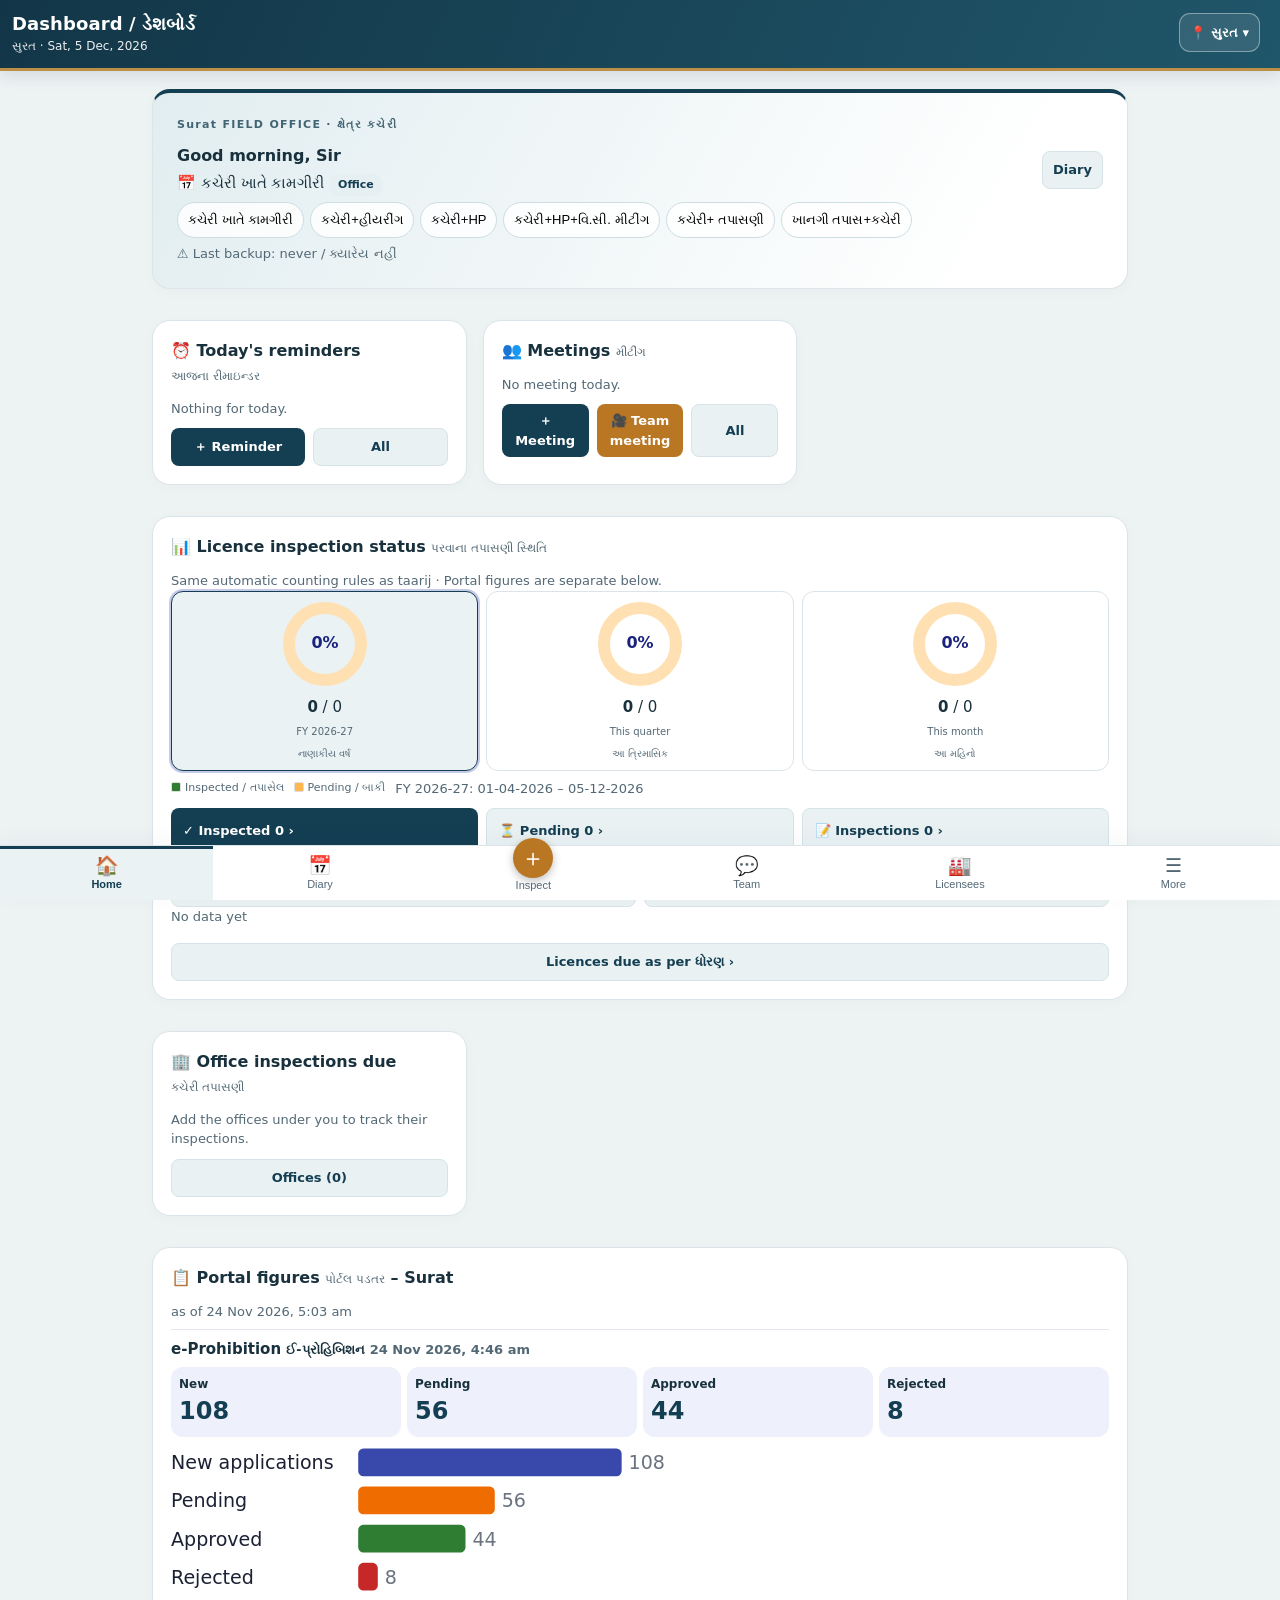
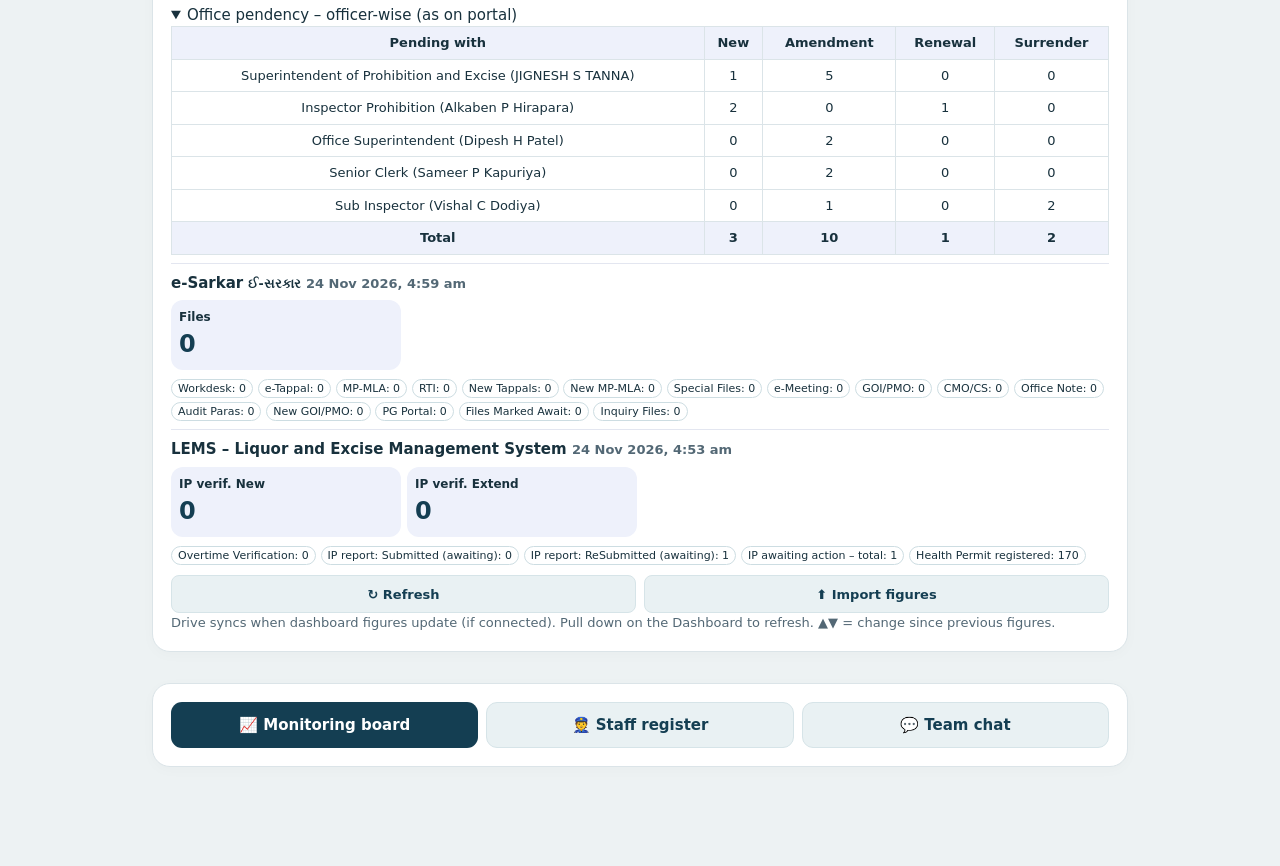
<file: index.html>
<!doctype html>
<html lang="en">
<head>
<meta charset="utf-8">
<meta name="viewport" content="width=device-width, initial-scale=1, viewport-fit=cover">
<meta name="theme-color" content="#1a237e">
<meta name="apple-mobile-web-app-capable" content="yes">
<meta name="apple-mobile-web-app-status-bar-style" content="black-translucent">
<meta name="apple-mobile-web-app-title" content="Inspection App">
<meta name="robots" content="noindex, nofollow">
<title>Inspection App – Excise Inspection &amp; Diary</title>
<link rel="manifest" href="manifest.webmanifest">
<link rel="icon" href="assets/icon-192.png">
<link rel="apple-touch-icon" href="assets/apple-touch-icon.png">
<link rel="apple-touch-startup-image" media="(device-width: 430px) and (device-height: 932px) and (-webkit-device-pixel-ratio: 3) and (orientation: portrait)" href="assets/splash/splash-1290x2796.png">
<link rel="apple-touch-startup-image" media="(device-width: 393px) and (device-height: 852px) and (-webkit-device-pixel-ratio: 3) and (orientation: portrait)" href="assets/splash/splash-1179x2556.png">
<link rel="apple-touch-startup-image" media="(device-width: 390px) and (device-height: 844px) and (-webkit-device-pixel-ratio: 3) and (orientation: portrait)" href="assets/splash/splash-1170x2532.png">
<link rel="apple-touch-startup-image" media="(device-width: 428px) and (device-height: 926px) and (-webkit-device-pixel-ratio: 3) and (orientation: portrait)" href="assets/splash/splash-1284x2778.png">
<link rel="apple-touch-startup-image" media="(device-width: 375px) and (device-height: 812px) and (-webkit-device-pixel-ratio: 3) and (orientation: portrait)" href="assets/splash/splash-1125x2436.png">
<link rel="apple-touch-startup-image" media="(device-width: 414px) and (device-height: 896px) and (-webkit-device-pixel-ratio: 3) and (orientation: portrait)" href="assets/splash/splash-1242x2688.png">
<link rel="apple-touch-startup-image" media="(device-width: 414px) and (device-height: 896px) and (-webkit-device-pixel-ratio: 2) and (orientation: portrait)" href="assets/splash/splash-828x1792.png">
<link rel="apple-touch-startup-image" media="(device-width: 375px) and (device-height: 667px) and (-webkit-device-pixel-ratio: 2) and (orientation: portrait)" href="assets/splash/splash-750x1334.png">
<link rel="apple-touch-startup-image" media="(device-width: 360px) and (device-height: 780px) and (-webkit-device-pixel-ratio: 3) and (orientation: portrait)" href="assets/splash/splash-1080x2340.png">
<link rel="stylesheet" href="styles.css">
</head>
<body>
<header id="topbar">
  <button id="backBtn" class="icon-btn hidden" aria-label="Back">‹</button>
  <div class="titles"><div id="title">Inspection App</div><div id="subtitle" class="gu"></div></div>
  <button id="distBtn" class="dist-btn" aria-label="District"></button><div id="topActions"></div>
</header>
<main id="view"></main>
<nav id="tabs">
  <button data-tab="home"><span class="ti">🏠</span><span>Home</span></button>
  <button data-tab="diary"><span class="ti">📅</span><span>Diary</span></button>
  <button data-tab="inspect" class="fab"><span class="ti">＋</span><span>Inspect</span></button>
  <button data-tab="team"><span class="ti">💬</span><span>Team</span></button>
  <button data-tab="licensees"><span class="ti">🏭</span><span>Licensees</span></button>
  <button data-tab="more"><span class="ti">☰</span><span>More</span></button>
</nav>
<div id="toast"></div>
<div id="sheet" class="hidden"><div class="sheet-card"></div></div>
<div id="printRoot" aria-hidden="true"></div>
<script src="vendor/jszip.min.js"></script>
<script src="vendor/xlsx.core.min.js"></script>
<script src="js/util.js"></script>
<script src="js/district.js"></script>
<script src="js/db.js"></script>
<script src="js/defaults.js"></script>
<script src="js/holidays.js"></script>
<script src="js/logic.js"></script>
<script src="js/exports.js"></script>
<script src="js/photos.js"></script>
<script src="js/importers.js"></script>
<script src="js/prefill.js"></script>
<script src="js/visits.js"></script>
<script src="js/config.js"></script>
<script src="js/backup.js"></script>
<script src="js/sync.js"></script>
<script src="js/keywords.js"></script>
<script src="js/dash.js"></script>
<script src="js/team.js"></script>
<script src="js/tpledit.js"></script>
<script src="js/distclean.js"></script>
<script src="js/portalmerge.js"></script>
<script src="js/xdist.js"></script>
<script src="js/taarij.js"></script>
<script src="js/notice.js"></script>
<script src="js/perf.js"></script>
<script src="js/dlist.js"></script>
<script src="js/app.js"></script>
</body>
</html>
</file>
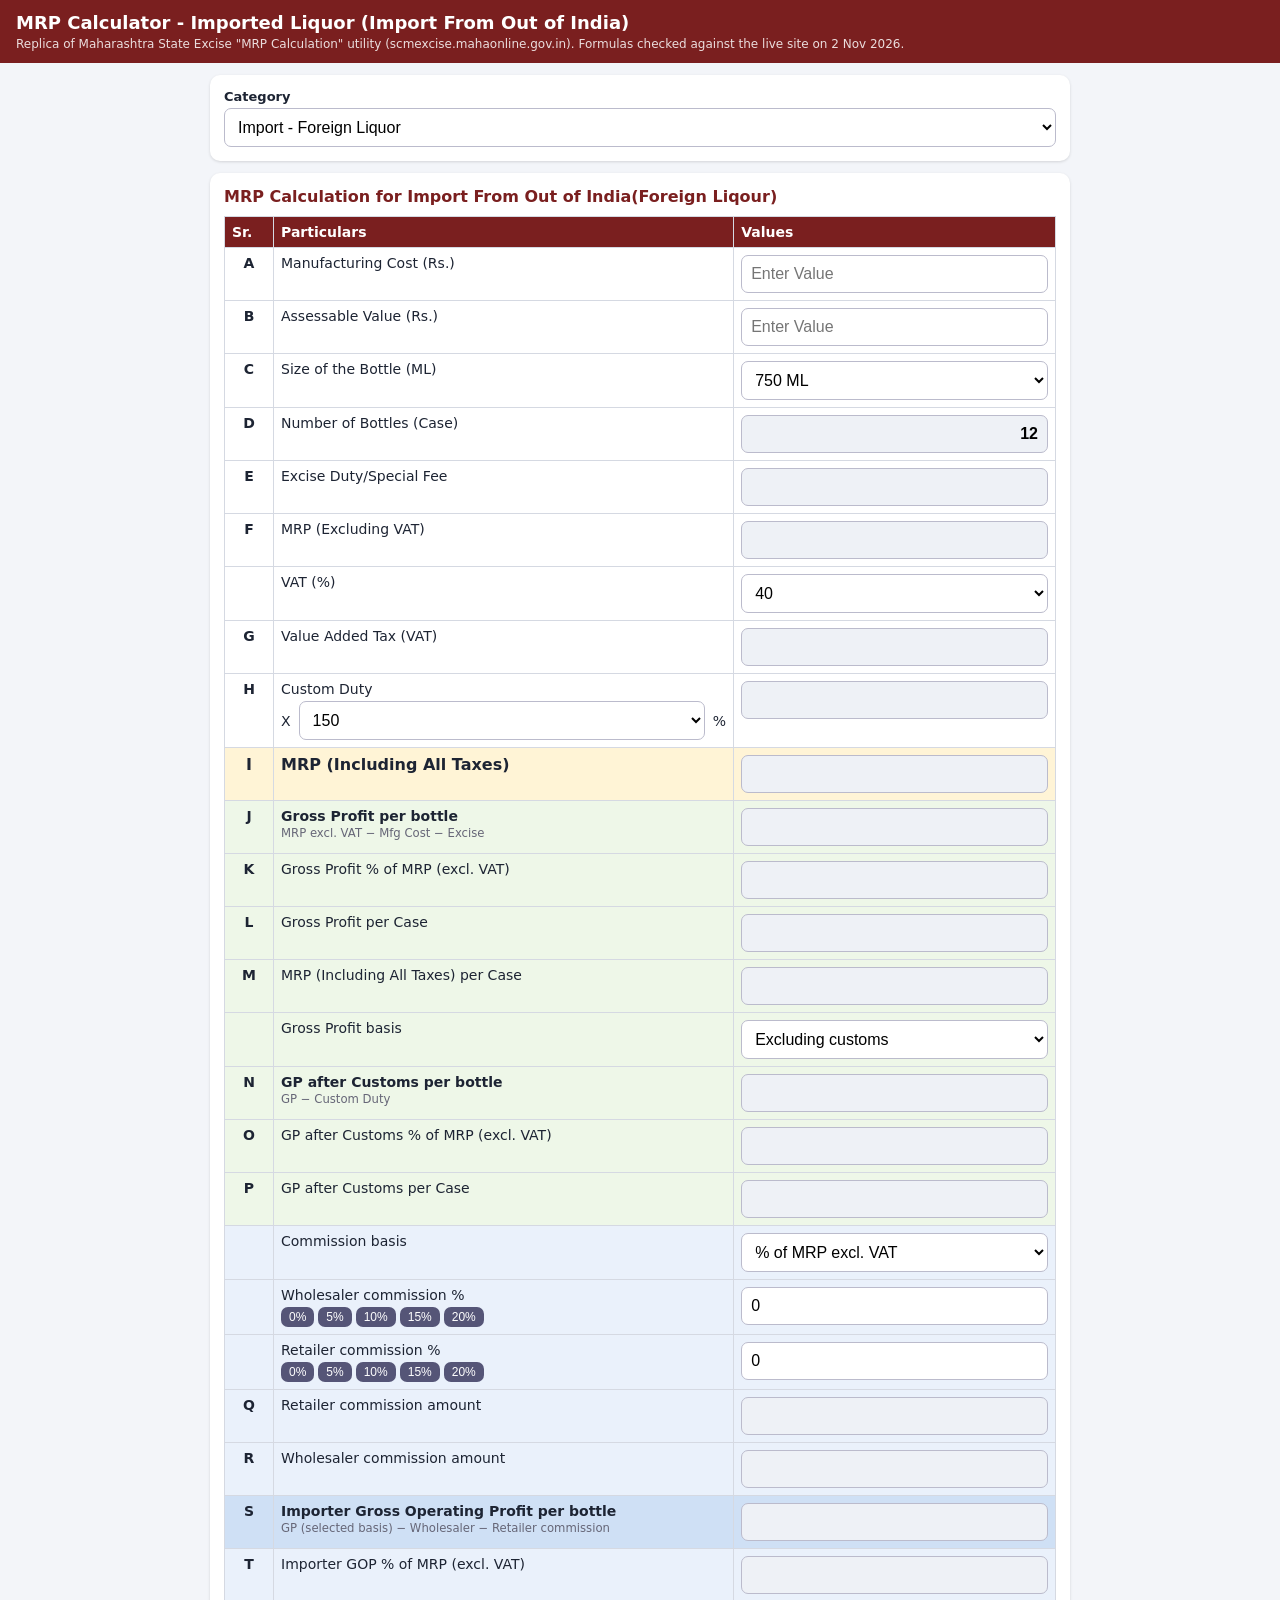
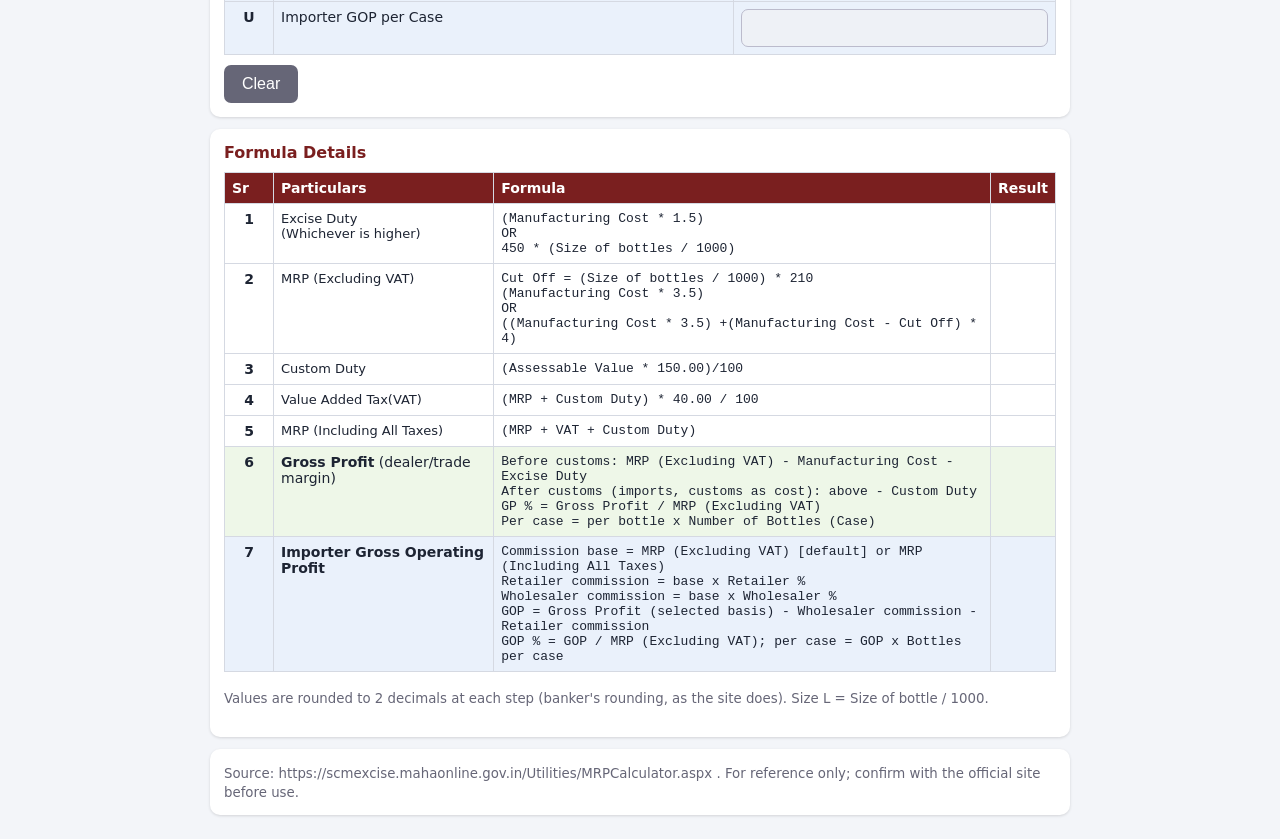
<file: mrp-calculator.html>
<!doctype html><html lang="en"><head><meta charset="utf-8"><meta name="viewport" content="width=device-width,initial-scale=1">
<title>MRP Calculator (Maharashtra Excise formulas)</title>
<style>
body{font-family:system-ui,Segoe UI,Arial,sans-serif;margin:0;background:#f3f5f9;color:#1d2433}
header{background:#7a1f1f;color:#fff;padding:12px 16px}header h1{font-size:18px;margin:0}header p{margin:4px 0 0;font-size:12px;opacity:.85}
main{max-width:860px;margin:auto;padding:12px}
.card{background:#fff;border-radius:10px;box-shadow:0 1px 3px #0002;padding:14px;margin-bottom:12px}
label{font-size:13px;font-weight:600;display:block;margin-bottom:4px}
select,input{width:100%;box-sizing:border-box;font-size:16px;padding:9px;border:1px solid #bbc;border-radius:7px;background:#fff}
tr.gp td{background:#eef7e8}tr.co td{background:#eaf1fb}tr.hl2 td{background:#cfe0f5}.pre button{font-size:12px;padding:3px 8px;margin:4px 4px 0 0;background:#557}tr.hl td{background:#cdeac0;font-weight:700}input.neg{color:#c00000}input[readonly]{background:#eef1f6;font-weight:600;text-align:right}
table{width:100%;border-collapse:collapse;font-size:14px}td,th{border:1px solid #d5d9e2;padding:7px;vertical-align:top}
th{background:#7a1f1f;color:#fff;text-align:left}td.sr{width:34px;text-align:center;font-weight:600}
.row{display:flex;gap:8px}.row>*{flex:1}
.f{white-space:pre-line;font-family:Consolas,monospace;font-size:13px}
.res{text-align:right;font-weight:700;white-space:nowrap}
.total td{background:#fff4d6;font-size:16px}
.note{background:#fff8e1;border-left:4px solid #e0a800;padding:8px;font-size:13px;margin-top:10px}
button{font-size:16px;padding:10px 18px;border:0;border-radius:7px;background:#7a1f1f;color:#fff;margin-top:10px}
button.sec{background:#667}
h2{font-size:16px;margin:0 0 10px;color:#7a1f1f}small{color:#667}
</style></head><body>
<header><h1>MRP Calculator - Imported Liquor (Import From Out of India)</h1><p>Replica of Maharashtra State Excise "MRP Calculation" utility (scmexcise.mahaonline.gov.in). Formulas checked against the live site on 2 Nov 2026.</p></header>
<main>
<div class="card"><label for="cat">Category</label><select id="cat"></select></div>
<div class="card"><h2 id="ttl"></h2>
<table><tr><th>Sr.</th><th>Particulars</th><th>Values</th></tr>
<tr><td class="sr">A</td><td>Manufacturing Cost (Rs.)</td><td><input id="c" type="number" inputmode="decimal" step="any" placeholder="Enter Value"></td></tr>
<tr class="imp"><td class="sr">B</td><td>Assessable Value (Rs.)</td><td><input id="A" type="number" inputmode="decimal" step="any" placeholder="Enter Value"></td></tr>
<tr class="dom"><td class="sr"></td><td>Strength (U.P.) <small>(not used in calculation)</small></td><td><input id="up" type="number" step="any"></td></tr>
<tr><td class="sr" data-l="B,C">B</td><td>Size of the Bottle (ML)</td><td><select id="sz"></select></td></tr>
<tr><td class="sr" data-l="C,D">C</td><td>Number of Bottles (Case)</td><td><input id="nb" readonly></td></tr>
<tr><td class="sr" data-l="D,E">D</td><td id="exl">Excise Duty</td><td><input id="ex" readonly></td></tr>
<tr><td class="sr" data-l="E,F">E</td><td>MRP (Excluding VAT)</td><td><input id="m" readonly></td></tr>
<tr><td class="sr"></td><td>VAT (%)</td><td><select id="vp"><option>40</option><option>35</option><option>30</option><option>25</option><option>20</option></select></td></tr>
<tr><td class="sr" data-l="F,G">F</td><td>Value Added Tax (VAT)</td><td><input id="vat" readonly></td></tr>
<tr class="imp"><td class="sr">H</td><td>Custom Duty <div class="row" style="margin-top:4px"><span style="flex:0;align-self:center">X</span><select id="cp"><option>150</option><option>160</option><option>165</option><option>110</option><option>100</option><option>75</option></select><span style="flex:0;align-self:center">%</span></div></td><td><input id="cu" readonly></td></tr>
<tr class="total"><td class="sr" data-l="G,I">G</td><td><b>MRP (Including All Taxes)</b></td><td><input id="tot" readonly></td></tr>
<tr class="gp"><td class="sr" data-l="H,J">H</td><td><b>Gross Profit per bottle</b><br><small>MRP excl. VAT &minus; Mfg Cost &minus; Excise</small></td><td><input id="gp" readonly></td></tr>
<tr class="gp"><td class="sr" data-l="I,K">I</td><td>Gross Profit % of MRP (excl. VAT)</td><td><input id="gpp" readonly></td></tr>
<tr class="gp"><td class="sr" data-l="J,L">J</td><td>Gross Profit per Case</td><td><input id="gpc" readonly></td></tr>
<tr class="gp"><td class="sr" data-l="K,M">K</td><td>MRP (Including All Taxes) per Case</td><td><input id="totc" readonly></td></tr>
<tr class="gp"><td class="sr"></td><td>Gross Profit basis<br><small id="bnote"></small></td><td><select id="gb"><option value="0">Excluding customs</option><option value="1">Customs as cost</option></select></td></tr>
<tr class="gp imp" id="r2a"><td class="sr">N</td><td><b>GP after Customs per bottle</b><br><small>GP &minus; Custom Duty</small></td><td><input id="gp2" readonly></td></tr>
<tr class="gp imp" id="r2b"><td class="sr">O</td><td>GP after Customs % of MRP (excl. VAT)</td><td><input id="gpp2" readonly></td></tr>
<tr class="gp imp" id="r2c"><td class="sr">P</td><td>GP after Customs per Case</td><td><input id="gpc2" readonly></td></tr>
<tr class="co"><td class="sr"></td><td>Commission basis</td><td><select id="cb"><option value="0">% of MRP excl. VAT</option><option value="1">% of MRP incl. all taxes</option></select></td></tr>
<tr class="co"><td class="sr"></td><td>Wholesaler commission %<div class="pre" data-t="wc"></div></td><td><input id="wc" type="number" min="0" max="100" step="any" value="0"></td></tr>
<tr class="co"><td class="sr"></td><td>Retailer commission %<div class="pre" data-t="rc"></div></td><td><input id="rc" type="number" min="0" max="100" step="any" value="0"></td></tr>
<tr class="co"><td class="sr">Q</td><td>Retailer commission amount</td><td><input id="rca" readonly></td></tr>
<tr class="co"><td class="sr">R</td><td>Wholesaler commission amount</td><td><input id="wca" readonly></td></tr>
<tr class="co hl2"><td class="sr">S</td><td><b>Importer Gross Operating Profit per bottle</b><br><small>GP (selected basis) &minus; Wholesaler &minus; Retailer commission</small></td><td><input id="gop" readonly></td></tr>
<tr class="co"><td class="sr">T</td><td>Importer GOP % of MRP (excl. VAT)</td><td><input id="gopp" readonly></td></tr>
<tr class="co"><td class="sr">U</td><td>Importer GOP per Case</td><td><input id="gopc" readonly></td></tr>
</table>
<button id="clr" class="sec">Clear</button>
</div>
<div class="card"><h2>Formula Details</h2>
<table id="ft"></table><div id="note"></div>
<p><small>Values are rounded to 2 decimals at each step (banker's rounding, as the site does). Size L = Size of bottle / 1000.</small></p></div>
<div class="card"><small>Source: https://scmexcise.mahaonline.gov.in/Utilities/MRPCalculator.aspx . For reference only; confirm with the official site before use.</small></div>
</main>
<script>
const C=[{"g": "501", "grp": "Import From Out of India", "name": "Import - Foreign Liquor", "title": "Import From Out of India(Foreign Liqour)", "ex": "max(1.5*c,450*L)", "mrp": "iff(c>210*L,3.5*c+(c-210*L)*4,3.5*c)", "note": "", "imp": true, "rows": [["Excise Duty\n(Whichever is higher)", "(Manufacturing Cost * 1.5)\nOR\n450 * (Size of bottles / 1000)"], ["MRP (Excluding VAT)", "Cut Off = (Size of bottles / 1000) * 210\n(Manufacturing Cost * 3.5)\nOR\n((Manufacturing Cost * 3.5) +(Manufacturing Cost - Cut Off) * 4)"], ["Custom Duty", "(Assessable Value * 150.00)/100"], ["Value Added Tax(VAT)", "(MRP + Custom Duty) * 40.00 / 100"], ["MRP (Including All Taxes)", "(MRP + VAT + Custom Duty)"]], "ds": 750}, {"g": "502", "grp": "Import From Out of India", "name": "Import - Wine (MRP <= 900)", "title": "Import From Out of India (Wine MRP <= 900)", "ex": "400*L", "mrp": "2*c+ex", "note": "", "imp": true, "rows": [["Excise Duty\n(Whichever is higher)", "400 * (Size of bottles /1000)"], ["MRP (Excluding VAT & Custom Duty)", "(Manufacturing Cost * 2)+ Excise Duty"], ["Custom Duty", "(Assessable Value * 150.00)/100"], ["Value Added Tax(VAT)", "(MRP + Custom Duty) * 40.00 / 100"], ["MRP (Including All Taxes)", "(MRP + VAT + Custom Duty)"]], "ds": 750}, {"g": "507", "grp": "Import From Out of India", "name": "Import - Wine (MRP > 900 and <= 6000)", "title": "Import From Out of India (Wine MRP > 900 & <= 6000)", "ex": "300*L", "mrp": "2*c+ex", "note": "", "imp": true, "rows": [["Excise Duty\n(Whichever is higher)", "300 * (Size of bottles /1000)"], ["MRP (Excluding VAT & Custom Duty)", "(Manufacturing Cost * 2)+ Excise Duty"], ["Custom Duty", "(Assessable Value * 150.00)/100"], ["Value Added Tax(VAT)", "(MRP + Custom Duty) * 40.00 / 100"], ["MRP (Including All Taxes)", "(MRP + VAT + Custom Duty)"]], "ds": 750}, {"g": "508", "grp": "Import From Out of India", "name": "Import - Wine (MRP > 6000)", "title": "Import From Out of India (Wine MRP > 6000)", "ex": "0.05*((120/47)*c+(90/47)*A)", "mrp": "2*c+ex", "note": "Live site computes Excise = 0.05 x ((120/47) x Cost + (90/47) x Assessable Value).", "imp": true, "rows": [["Excise Duty\n(Whichever is higher)", "(MRP * 0.05)\n=\n(((120/47) * Manufacturing Cost) + ((90/47) * Assessable Value) * 0.05)"], ["MRP (Excluding VAT & Custom Duty)", "(Manufacturing Cost * 2)+ Excise Duty"], ["Custom Duty", "(Assessable Value * 150.00)/100"], ["Value Added Tax(VAT)", "(MRP + Custom Duty) * 40.00 / 100"], ["MRP (Including All Taxes)", "(MRP + VAT + Custom Duty)"]], "ds": 750}, {"g": "503", "grp": "Import From Out of India", "name": "Import - Fermented Beer", "title": "Import From Out of India(Fermented Beer)", "ex": "max(2.35*c,80*L)", "mrp": "4*c", "note": "", "imp": true, "rows": [["Excise Duty\n(Whichever is higher)", "(Manufacturing Cost * 2.35)\nOR\n80 * (Size of bottles / 1000)"], ["MRP (Excluding VAT)", "(Manufacturing Cost * 4)"], ["Custom Duty", "(Assessable Value * 150.00)/100"], ["Value Added Tax(VAT)", "(MRP + Custom Duty) * 40.00 / 100"], ["MRP (Including All Taxes)", "(MRP + VAT + Custom Duty)"]], "ds": 650}, {"g": "504", "grp": "Import From Out of India", "name": "Import - Mild Beer", "title": "Import From Out of India(Mild Beer)", "ex": "max(1.75*c,42*L)", "mrp": "3.5*c", "note": "", "imp": true, "rows": [["Excise Duty\n(Whichever is higher)", "(Manufacturing Cost * 1.75)\nOR\n42 * (Size of bottles / 1000)"], ["MRP (Excluding VAT)", "(Manufacturing Cost * 3.5)"], ["Custom Duty", "(Assessable Value * 150.00)/100"], ["Value Added Tax(VAT)", "(MRP + Custom Duty) * 40.00 / 100"], ["MRP (Including All Taxes)", "(MRP + VAT + Custom Duty)"]], "ds": 650}, {"g": "505", "grp": "Import From Out of India", "name": "Import - Liquors (Fermented)", "title": "Import From Out of India(Liqours Fermented)", "ex": "max(1.75*c,60*L)", "mrp": "3.75*c", "note": "", "imp": true, "rows": [["Excise Duty\n(Whichever is higher)", "(Manufacturing Cost * 1.75)\nOR\n60 * (Size of bottles / 1000)"], ["MRP (Excluding VAT)", "(Manufacturing Cost * 3.75)"], ["Custom Duty", "(Assessable Value * 150.00)/100"], ["Value Added Tax(VAT)", "(MRP + Custom Duty) * 40.00 / 100"], ["MRP (Including All Taxes)", "(MRP + VAT + Custom Duty)"]], "ds": 650}, {"g": "506", "grp": "Import From Out of India", "name": "Import - Liquors (Mild)", "title": "Import From Out of India(Liqours Mild)", "ex": "max(1.5*c,33*L)", "mrp": "3.5*c", "note": "", "imp": true, "rows": [["Excise Duty\n(Whichever is higher)", "(Manufacturing Cost * 1.50)\nOR\n33 * (Size of bottles / 1000)"], ["MRP (Excluding VAT)", "(Manufacturing Cost * 3.5)"], ["Custom Duty", "(Assessable Value * 150.00)/100"], ["Value Added Tax(VAT)", "(MRP + Custom Duty) * 40.00 / 100"], ["MRP (Including All Taxes)", "(MRP + VAT + Custom Duty)"]], "ds": 650}],S=[[30, 100], [40, 120], [50, 100], [60, 150], [90, 96], [100, 90], [120, 72], [125, 48], [150, 20], [170, 48], [180, 48], [187, 24], [200, 10], [220, 24], [250, 36], [275, 24], [280, 12], [300, 12], [325, 24], [330, 24], [340, 24], [350, 12], [355, 24], [360, 20], [375, 24], [400, 20], [440, 12], [500, 18], [650, 12], [700, 12], [720, 12], [750, 12], [900, 12], [1000, 9], [1250, 9], [1500, 6], [1750, 6], [1800, 6], [2000, 4], [3000, 6], [4500, 2], [5000, 2], [5280, 1], [6000, 1], [9000, 1], [10000, 1], [15000, 1], [20000, 1], [25000, 1], [30000, 1], [50000, 1]];
const $=id=>document.getElementById(id);
const max=Math.max,iff=(a,b,c)=>a?b:c;
function R(x){const y=Math.round(x*1e9)/1e9*100,f=Math.floor(y),d=y-f;let r;if(Math.abs(d-0.5)<1e-7)r=(f%2===0)?f:f+1;else r=Math.round(y);return r/100}
const fmt=x=>x.toFixed(2);
let grp='';C.forEach((x,i)=>{if(x.grp!==grp){grp=x.grp;const og=document.createElement('optgroup');og.label=grp;$('cat').appendChild(og)}const o=new Option(x.name,i);$('cat').lastChild.appendChild(o)});
S.forEach(([s,n])=>$('sz').add(new Option(s+' ML',s)));
const ev=(e,v)=>Function('c','L','A','ex','max','iff','return '+e)(v.c,v.L,v.A,v.ex,max,iff);
function cur(){return C[$('cat').value]}
function esc(s){return s.replace(/&/g,'&amp;').replace(/</g,'&lt;')}
function table(x,vals){const vp=$('vp').value,cp=$('cp').value;
 let h='<tr><th>Sr</th><th>Particulars</th><th>Formula</th><th>Result</th></tr>';
 x.rows.forEach((r,i)=>{let f=r[1].replace(/40\.00/g,(+vp).toFixed(2)).replace(/150\.00/g,(+cp).toFixed(2));h+=`<tr><td class="sr">${i+1}</td><td class="f" style="font-family:inherit">${esc(r[0])}</td><td class="f">${esc(f)}</td><td class="res">${vals[i]??''}</td></tr>`});
 const n=x.rows.length+1;h+=`<tr style="background:#eef7e8"><td class="sr">${n}</td><td><b>Gross Profit</b> (dealer/trade margin)</td><td class="f">Before customs: MRP (Excluding VAT) - Manufacturing Cost - Excise Duty
After customs (imports, customs as cost): above - Custom Duty
GP % = Gross Profit / MRP (Excluding VAT)
Per case = per bottle x Number of Bottles (Case)</td><td class="res">${vals[x.rows.length]??''}</td></tr>`;
 h+=`<tr style="background:#eaf1fb"><td class="sr">${n+1}</td><td><b>Importer Gross Operating Profit</b></td><td class="f">Commission base = MRP (Excluding VAT) [default] or MRP (Including All Taxes)
Retailer commission = base x Retailer %
Wholesaler commission = base x Wholesaler %
GOP = Gross Profit (selected basis) - Wholesaler commission - Retailer commission
GOP % = GOP / MRP (Excluding VAT); per case = GOP x Bottles per case</td><td class="res">${vals[x.rows.length+1]??''}</td></tr>`;
 $('ft').innerHTML=h;$('note').innerHTML=x.note?'<div class="note"><b>Note:</b> '+esc(x.note)+'</div>':''}
function calc(){const x=cur(),c=parseFloat($('c').value),A=parseFloat($('A').value)||0,s=+$('sz').value,L=s/1000;
 $('nb').value=(S.find(z=>z[0]==s)||[])[1]||'';
 ['ex','m','vat','cu','tot','gp','gpp','gpc','totc','gp2','gpp2','gpc2','rca','wca','gop','gopp','gopc'].forEach(k=>$(k).value='');
 if(isNaN(c)){table(x,[]);return}
 const v={c,L,A,ex:0};const ex=R(ev(x.ex,v));v.ex=ex;const m=R(ev(x.mrp,v));const vp=+$('vp').value/100;
 let vals;
 if(x.imp){const cu=R(A*(+$('cp').value)/100),vat=R((m+cu)*vp),t=R(m+vat+cu);$('cu').value=fmt(cu);$('vat').value=fmt(vat);$('tot').value=fmt(t);vals=[fmt(ex),fmt(m),fmt(cu),fmt(vat),fmt(t)]}
 else{const vat=R(m*vp),t=R(m+vat);$('vat').value=fmt(vat);$('tot').value=fmt(t);vals=[fmt(ex),fmt(m),fmt(vat),fmt(t)]}
 $('ex').value=fmt(ex);$('m').value=fmt(m);
 const gp=R(m-c-ex),nb=+$('nb').value||0,t=parseFloat($('tot').value);$('gp').value=fmt(gp);$('gpp').value=m?(gp/m*100).toFixed(2)+' %':'';
 $('gpc').value=nb?fmt(R(gp*nb)):'';$('totc').value=nb?fmt(R(t*nb)):'';['gp','gpp','gpc'].forEach(k=>$(k).classList.toggle('neg',gp<0));
 const cu2=x.imp?(parseFloat($('cu').value)||0):0,g2=R(gp-cu2);$('gp2').value=fmt(g2);$('gpp2').value=m?(g2/m*100).toFixed(2)+' %':'';$('gpc2').value=nb?fmt(R(g2*nb)):'';['gp2','gpp2','gpc2','rca','wca','gop','gopp','gopc'].forEach(k=>$(k).classList.toggle('neg',g2<0));hl();
 const base=$('cb').value==='1'?t:m,rca=R(base*(parseFloat($('rc').value)||0)/100),wca=R(base*(parseFloat($('wc').value)||0)/100),gsel=($('gb').value==='1'&&x.imp)?g2:gp,gop=R(gsel-wca-rca);
 $('rca').value=fmt(rca);$('wca').value=fmt(wca);$('gop').value=fmt(gop);$('gopp').value=m?(gop/m*100).toFixed(2)+' %':'';$('gopc').value=nb?fmt(R(gop*nb)):'';['gop','gopp','gopc'].forEach(k=>$(k).classList.toggle('neg',gop<0));
 vals.push(`<span style="color:${gp<0?'#c00000':'inherit'}">${fmt(gp)}</span>`);vals.push(`<span style="color:${gop<0?'#c00000':'inherit'}">${fmt(gop)}</span>`);table(x,vals)}
function setcat(){const x=cur();$('ttl').textContent='MRP Calculation for '+x.title;
 document.querySelectorAll('.imp').forEach(e=>e.style.display=x.imp?'':'none');document.querySelectorAll('.dom').forEach(e=>e.style.display=x.imp?'none':'');
 document.querySelectorAll('[data-l]').forEach(e=>e.textContent=e.dataset.l.split(',')[x.imp?1:0]);
 $('exl').textContent=x.imp?'Excise Duty/Special Fee':'Excise Duty';$('sz').value=x.ds;
 const h=new URLSearchParams(location.search);calc();history.replaceState(null,'','?GrNo='+x.g)}
function hl(){const b=$('gb').value==='1'&&cur().imp;document.querySelectorAll('tr.gp').forEach(r=>r.classList.remove('hl'));
 (b?['r2a','r2b','r2c']:['gp','gpp','gpc'].map(k=>$(k).closest('tr').id||($(k).closest('tr').id='r1'+k))).forEach(i=>$(i).classList.add('hl'));
 $('bnote').textContent=cur().imp?'':'No customs in this category: both bases give the same GP.'}
$('gb').onchange=calc;$('cb').onchange=calc;$('wc').oninput=calc;$('rc').oninput=calc;
document.querySelectorAll('.pre').forEach(d=>[0,5,10,15,20].forEach(v=>{const b=document.createElement('button');b.type='button';b.textContent=v+'%';b.onclick=()=>{$(d.dataset.t).value=v;calc()};d.appendChild(b)}));$('cat').onchange=setcat;['c','A','sz','vp','cp'].forEach(k=>$(k).oninput=calc);
$('clr').onclick=()=>{$('c').value='';$('A').value='';$('up').value='';calc()};
const q=new URLSearchParams(location.search).get('GrNo');const qi=C.findIndex(x=>x.g===q);$('cat').value=qi>=0?qi:C.findIndex(x=>x.g==='501');setcat();
</script></body></html>
</file>
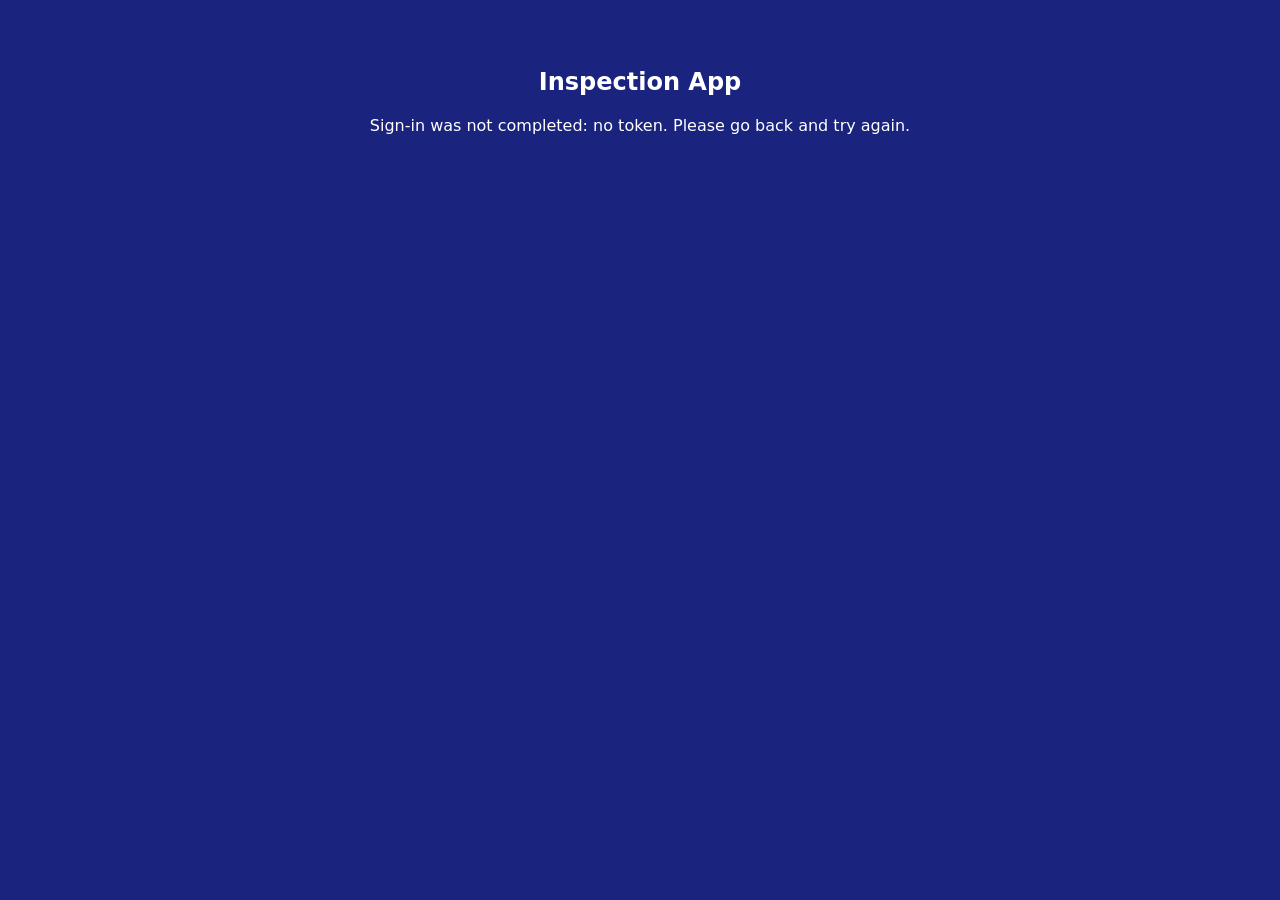
<file: oauth.html>
<!doctype html><html><head><meta charset="utf-8"><meta name="viewport" content="width=device-width,initial-scale=1"><meta name="robots" content="noindex">
<title>Inspection App – Google sign-in</title>
<style>body{font:16px system-ui,-apple-system,sans-serif;background:#1a237e;color:#fff;text-align:center;padding:40px 20px}a{display:inline-block;margin-top:24px;background:#fff;color:#1a237e;padding:14px 22px;border-radius:10px;font-weight:700;text-decoration:none}</style></head>
<body><h2>Inspection App</h2><p id="m">Finishing Google sign-in… / સાઇન-ઇન પૂર્ણ થાય છે…</p><a id="back" href="#" style="display:none">Return to Inspection App / એપમાં પાછા જાઓ</a>
<script>
/* Receives Google's OAuth reply (token in the #fragment – never sent to any server) and hands it to the app.
   state "app.*" = Android app (custom scheme), "web.*" = browser / iPhone home-screen app (same site). */
(function () {
  var f = location.hash.slice(1), p = new URLSearchParams(f), st = p.get('state') || '', a = document.getElementById('back'), m = document.getElementById('m');
  history.replaceState(null, '', location.pathname);   // remove the token from the address bar
  if (!p.get('access_token')) { m.textContent = 'Sign-in was not completed: ' + (p.get('error') || 'no token') + '. Please go back and try again.'; return; }
  if (st.indexOf('app.') === 0) {
    var url = 'in.gujarat.excise.batti://oauth#' + f;
    a.href = url; a.style.display = 'inline-block'; m.textContent = 'Signed in ✓ Opening the app… / એપ ખુલે છે…';
    location.href = url;
  } else {
    try { var d = localStorage.getItem('district'); localStorage.setItem((d && d !== 'surat' ? d + ':' : '') + 'sync.pendingFragment', f); } catch (e) {}
    location.replace('./index.html#sync');
  }
})();
</script></body></html>
</file>
<file: styles.css>
:root{--pri:#1a237e;--pri2:#3949ab;--acc:#ff6f00;--bg:#f4f6fb;--card:#fff;--txt:#1c2033;--mut:#6b7280;--line:#e3e6ef;
--ok:#2e7d32;--bad:#c62828;--yel:#fff59d;--org:#ffcc80;--blu:#b3e5fc;--safe-b:env(safe-area-inset-bottom,0px)}
*{box-sizing:border-box}
html,body{margin:0;background:var(--bg);color:var(--txt);font:15px/1.4 system-ui,-apple-system,"Segoe UI",Roboto,"Noto Sans Gujarati","Shruti",sans-serif;-webkit-text-size-adjust:100%}
.gu{font-family:"Noto Sans Gujarati","Shruti","Nirmala UI",system-ui,sans-serif}
.hidden{display:none!important}
#topbar{position:sticky;top:0;z-index:20;display:flex;align-items:center;gap:8px;padding:calc(env(safe-area-inset-top,0px) + 10px) 12px 10px;background:var(--pri);color:#fff;box-shadow:0 2px 6px rgba(0,0,0,.2)}
#topbar .titles{flex:1;min-width:0}
#title{font-weight:700;font-size:17px;white-space:nowrap;overflow:hidden;text-overflow:ellipsis}
#subtitle{font-size:12px;opacity:.85;white-space:nowrap;overflow:hidden;text-overflow:ellipsis;max-width:100%}
.icon-btn{background:none;border:0;color:inherit;font-size:28px;line-height:1;padding:0 6px;cursor:pointer}
#topActions button{background:rgba(255,255,255,.15);border:0;color:#fff;border-radius:8px;padding:7px 10px;font-size:13px;margin-left:4px}
#view{padding:12px 12px calc(84px + var(--safe-b));max-width:760px;margin:0 auto}
#tabs{position:fixed;left:0;right:0;bottom:0;z-index:20;display:flex;background:#fff;border-top:1px solid var(--line);padding-bottom:var(--safe-b)}
#tabs button{flex:1;background:none;border:0;padding:7px 0 6px;font-size:11px;color:var(--mut);display:flex;flex-direction:column;align-items:center;gap:1px;cursor:pointer}
#tabs button .ti{font-size:20px;line-height:1.1}
#tabs button.active{color:var(--pri);font-weight:700}
#tabs button.fab .ti{background:var(--acc);color:#fff;border-radius:50%;width:40px;height:40px;display:flex;align-items:center;justify-content:center;margin-top:-18px;box-shadow:0 3px 8px rgba(0,0,0,.25);font-size:24px}
.card{background:var(--card);border-radius:14px;padding:14px;margin-bottom:12px;box-shadow:0 1px 3px rgba(20,30,80,.08)}
.card h3{margin:0 0 8px;font-size:15px}
.card h3 small{font-weight:400;color:var(--mut)}
.row{display:flex;gap:8px;align-items:center}
.row>*{flex:1}
.grid2{display:grid;grid-template-columns:1fr 1fr;gap:8px}
.stats{display:grid;grid-template-columns:repeat(3,1fr);gap:8px}
.stat{background:#eef1fb;border-radius:12px;padding:10px;text-align:center}
.stat b{display:block;font-size:22px;color:var(--pri)}
.stat span{font-size:11px;color:var(--mut)}
label{display:block;font-size:12px;color:var(--mut);margin:10px 0 4px}
input,select,textarea{width:100%;padding:11px 12px;border:1px solid #cfd5e6;border-radius:10px;font:inherit;background:#fff;color:inherit}
textarea{min-height:70px;resize:vertical}
input:focus,select:focus,textarea:focus{outline:2px solid var(--pri2);border-color:transparent}
.btn{display:inline-flex;align-items:center;justify-content:center;gap:6px;border:0;border-radius:10px;padding:11px 14px;font:inherit;font-weight:600;background:var(--pri);color:#fff;cursor:pointer;text-decoration:none}
.btn.sec{background:#e8ebf7;color:var(--pri)}
.btn.acc{background:var(--acc)}
.btn.danger{background:#fdecea;color:var(--bad)}
.btn.block{width:100%;margin-top:10px}
.btn.sm{padding:7px 10px;font-size:13px;border-radius:8px}
.btns{display:flex;flex-wrap:wrap;gap:8px;margin-top:10px}
.btns .btn{flex:1 1 30%}
.list{list-style:none;margin:0;padding:0}
.list li{padding:11px 4px;border-bottom:1px solid var(--line);display:flex;gap:10px;align-items:center;cursor:pointer}
.list li:last-child{border-bottom:0}
.list .main{flex:1;min-width:0}
.list .t{font-weight:600;white-space:nowrap;overflow:hidden;text-overflow:ellipsis}
.list .s{font-size:12px;color:var(--mut);white-space:nowrap;overflow:hidden;text-overflow:ellipsis}
.pill{display:inline-block;font-size:11px;padding:2px 8px;border-radius:20px;background:#eef1fb;color:var(--pri);font-weight:600;white-space:nowrap}
.pill.bad{background:#fdecea;color:var(--bad)}.pill.ok{background:#e8f5e9;color:var(--ok)}.pill.warn{background:#fff3e0;color:#e65100}
.search{position:sticky;top:62px;z-index:5;margin-bottom:10px}
.muted{color:var(--mut);font-size:13px}
.chips{display:flex;flex-wrap:wrap;gap:6px;margin-top:6px}
.chip{border:1px solid #cfd5e6;background:#fff;border-radius:18px;padding:6px 10px;font-size:13px;cursor:pointer}
.chip.on{background:var(--pri);color:#fff;border-color:var(--pri)}
.seg{display:flex;background:#e8ebf7;border-radius:10px;padding:3px;gap:3px}
.seg button{flex:1;border:0;background:none;padding:8px 4px;border-radius:8px;font:inherit;font-size:13px;color:var(--pri);cursor:pointer}
.seg button.on{background:#fff;font-weight:700;box-shadow:0 1px 2px rgba(0,0,0,.1)}
.month-nav{display:flex;align-items:center;justify-content:space-between;margin-bottom:10px}
.month-nav b{font-size:16px}
.month-nav button{background:#fff;border:1px solid var(--line);border-radius:10px;width:42px;height:38px;font-size:18px;cursor:pointer}
.days{display:grid;grid-template-columns:repeat(7,minmax(0,1fr));gap:4px}
.days .dh{font-size:11px;text-align:center;color:var(--mut)}
.day{aspect-ratio:1/1.05;border-radius:9px;background:#fff;border:1px solid var(--line);font-size:13px;display:flex;flex-direction:column;align-items:center;justify-content:center;cursor:pointer;position:relative}
.day small{font-size:9px;color:var(--mut);max-width:95%;overflow:hidden;white-space:nowrap;text-overflow:ellipsis}
.day.office{background:#fff}.day.tour{background:var(--yel)}.day.holiday{background:var(--org)}.day.leave{background:var(--blu)}
.day.today{outline:2px solid var(--pri)}
.day .dot{position:absolute;top:3px;right:4px;width:7px;height:7px;border-radius:50%;background:var(--acc)}
.legend{display:flex;gap:10px;flex-wrap:wrap;font-size:11px;color:var(--mut);margin-top:8px}
.legend i{display:inline-block;width:12px;height:12px;border-radius:3px;vertical-align:-2px;margin-right:3px;border:1px solid #ddd}
table.t{width:100%;border-collapse:collapse;font-size:13px}
table.t th,table.t td{border:1px solid var(--line);padding:6px;text-align:center}
table.t th{background:#eef1fb;font-weight:600}
table.t td.l{text-align:left}
table.t input{padding:5px;border-radius:6px;text-align:center;min-width:46px}
.cat td{background:#f7f8fc;font-weight:700;text-align:left}
.scroll-x{overflow-x:auto;-webkit-overflow-scrolling:touch}
#toast{position:fixed;left:50%;bottom:calc(86px + var(--safe-b));transform:translateX(-50%);background:#263238;color:#fff;padding:10px 16px;border-radius:22px;font-size:14px;opacity:0;transition:opacity .25s;pointer-events:none;z-index:50;max-width:90%;text-align:center}
#toast.show{opacity:1}
#sheet{position:fixed;inset:0;background:rgba(0,0,0,.4);z-index:40;display:flex;align-items:flex-end;justify-content:center}
#sheet .sheet-card{background:#fff;width:100%;max-width:760px;max-height:88vh;overflow:auto;border-radius:18px 18px 0 0;padding:16px 16px calc(16px + var(--safe-b))}
.sec-title{font-size:12px;font-weight:700;color:var(--pri);text-transform:uppercase;letter-spacing:.04em;margin:14px 0 2px}
details.fs{border:1px solid var(--line);border-radius:10px;margin-top:8px;background:#fafbff}
details.fs summary{padding:10px 12px;font-weight:600;cursor:pointer;font-size:14px}
details.fs .in{padding:0 12px 12px}
.warnbox{background:#fff8e1;border:1px solid #ffe082;border-radius:10px;padding:10px;font-size:13px}
.okbox{background:#e8f5e9;border:1px solid #a5d6a7;border-radius:10px;padding:10px;font-size:13px}
.empty{text-align:center;color:var(--mut);padding:24px 8px}
.kv{display:grid;grid-template-columns:40% 60%;gap:4px 8px;font-size:13px;overflow-wrap:anywhere}.kv div:nth-child(odd){color:var(--mut)}
/* ---------- print / PDF layout (A4) ---------- */
#printRoot{position:fixed;left:-10000px;top:0}
.pg{width:794px;min-height:1123px;padding:56px 60px;background:#fff;color:#000;font-family:"Noto Sans Gujarati","Shruti","Nirmala UI",sans-serif;font-size:14px;position:relative;box-sizing:border-box}
.pg .lh{width:100%;display:block;margin-bottom:12px}
.pg .lh-text{text-align:center;border-bottom:2px solid #555;padding-bottom:8px;margin-bottom:16px}
.pg .lh-text b{font-size:26px}
.pg table{border-collapse:collapse;margin:0 auto}
.pg td,.pg th{border:1px solid #000;padding:3px 6px;text-align:center;font-size:12.5px}
.pg .ttl{text-align:center;font-weight:700;text-decoration:underline;margin:6px 0 4px;font-size:15px}
.pg .sig{margin:28px 0 0 auto;width:220px;text-align:center;font-size:13px;line-height:1.6}
.pg .dt td{font-size:12px;padding:2px 6px}
.pg .dt td.d{font-family:Arial,sans-serif;font-weight:700;font-size:11.5px}
.pg .y{background:#ffff00;font-weight:700}.pg .o{background:#ffc000}.pg .b{background:#00b0f0;font-weight:700}
.pg .ab th{font-size:12px;font-weight:700}
.pg .ab td,.pg .ab th{border-width:1.5px}
.pg .catrow td{border:0;text-decoration:underline;font-size:13.5px;padding-top:6px}
.pg .ir td{text-align:left;font-size:12px}
.pg .ir td.k{width:48%;background:#f3f3f3}
@media print{
  body *{visibility:hidden}
  #printRoot,#printRoot *{visibility:visible}
  #printRoot{position:absolute;left:0;top:0}
  .pg{page-break-after:always;padding:30px 40px;min-height:auto}
  @page{size:A4;margin:10mm}
}

.day.planned{box-shadow:inset 0 0 0 2px #1565c0;border-style:dashed;border-color:#1565c0}
.day .pdot{position:absolute;top:3px;left:4px;min-width:8px;height:8px;border-radius:5px;background:#1565c0;color:#fff;font-size:7px;line-height:8px;font-style:normal;text-align:center;padding:0 1px}
.btn.wa{background:#25d366;color:#fff}
.wamsg{white-space:pre-wrap;word-break:break-word;background:#e7ffdb;border-radius:10px;padding:10px;font-size:13px;line-height:1.5;font-family:inherit;margin:10px 0}
.day small.hol{color:#7a3e00;font-weight:600}.day small.opt{color:#7b1fa2;font-style:italic}
.list.hl li.past{opacity:.55}
.day{min-width:0;overflow:hidden}

.auto{display:inline-block;font-size:9.5px;font-weight:600;letter-spacing:.2px;color:#2e7d32;background:#e8f5e9;border:1px solid #a5d6a7;border-radius:8px;padding:0 5px;margin-left:4px;vertical-align:1px;text-transform:none}
.auto.hidden{display:none}
.autobar{font-size:12px;color:#33691e;background:#f1f8e9;border-radius:8px;padding:7px 9px;margin-bottom:6px}
.licinfo{background:#f5f7ff;border:1px solid var(--line);border-radius:10px;padding:8px 10px;margin-top:8px;font-size:13px}
.warnline{color:#8a4b00;font-size:12px;margin-top:4px}
details.fs summary small{font-weight:400}
.lcbox{border:1px solid var(--line);border-radius:10px;padding:8px;margin-bottom:8px}
/* v1.6.0 keywords */
.kwbar{margin:4px 0 8px;max-height:132px;overflow-y:auto;-webkit-overflow-scrolling:touch}
.kwbar .chip{padding:7px 11px;font-size:14px}
.kwbar .kwadd{border-style:dashed;color:var(--pri)}
.kwbar .kwman{background:#f1f3f9}
.kwlist li{gap:4px}
.kwlist .icon-btn.sm{min-width:34px;height:34px;font-size:15px;border:1px solid #dde2ee;border-radius:8px;background:#fff;color:var(--txt)}
.kwlist .icon-btn.sm:disabled{opacity:.3}
#kwcat button{line-height:1.2}
/* v1.7.0 dashboard + team */
.dist-btn{background:rgba(255,255,255,.16);color:#fff;border:1px solid rgba(255,255,255,.35);border-radius:16px;padding:5px 10px;font:inherit;font-size:13px;white-space:nowrap;cursor:pointer}
.dash{display:grid;grid-template-columns:minmax(0,1fr);gap:0 12px}.dash>.card{min-width:0}
@media (min-width:720px){#view{max-width:1180px}.dash{grid-template-columns:repeat(2,minmax(0,1fr))}.dash .span2{grid-column:1/-1}#tabs{max-width:none}}
@media (min-width:1100px){.dash{grid-template-columns:repeat(3,minmax(0,1fr))}}
.chart{width:100%;max-width:520px;height:auto;display:block;margin-top:8px}
.donuts{display:flex;gap:8px}.donuts .dn{flex:1;border:1px solid var(--line);background:#fff;border-radius:12px;padding:6px 4px;text-align:center;font:inherit;cursor:pointer;color:var(--txt)}
.donuts .dn.on{border-color:var(--pri);box-shadow:0 0 0 2px #c5cae9}.donuts .dn small{color:var(--mut);font-size:10px}
.legend{display:flex;flex-wrap:wrap;gap:10px;font-size:11px;margin-top:8px;align-items:center}.legend i{display:inline-block;width:10px;height:10px;border-radius:2px;margin-right:4px;vertical-align:-1px}
.pgrid{display:grid;grid-template-columns:repeat(3,1fr);gap:8px}.pcard{background:#eef1fb;border-radius:12px;padding:8px;cursor:pointer;min-width:0}.pcard b{font-size:24px;color:var(--pri);display:block}.pcard .pn{font-size:12px;font-weight:700}.pcard .muted{font-size:10px}
.tick{width:28px;height:28px;border-radius:50%;border:2px solid #9fa8da;background:#fff;color:#fff;font-weight:700;flex:0 0 28px;cursor:pointer}.tick.on{background:var(--ok,#2e7d32);border-color:var(--ok,#2e7d32)}
.strike{text-decoration:line-through;color:var(--mut)}
.avatar{width:36px;height:36px;border-radius:50%;background:#c5cae9;color:var(--pri);display:inline-flex;align-items:center;justify-content:center;font-weight:700;flex:0 0 36px}
.chip.sm{padding:2px 8px;font-size:11px}
.code{font-family:monospace;background:#f1f3f9;border-radius:8px;padding:8px;word-break:break-all;margin:6px 0;user-select:all}
.msg .mtext{white-space:pre-wrap;margin:8px 0;font-size:15px}.msg.meet{border-left:4px solid var(--acc)}
.reply{background:#f4f6fb;border-radius:10px;padding:8px;margin:6px 0 6px 14px;font-size:14px}
.rcpt summary{cursor:pointer;color:var(--pri);font-weight:600;font-size:13px;margin:6px 0}.rcpt .row{padding:3px 0;font-size:13px}
.btn.sm{padding:7px 10px;font-size:13px}
.bad{color:var(--bad,#c62828)}
li.disabled{opacity:.45;pointer-events:none}
.hello h3{font-size:18px}
#tabs button .ti{font-size:19px}

/* v1.7.1 portal figures */
.pgrid4{display:grid;grid-template-columns:repeat(4,1fr);gap:6px;margin:6px 0}.pfsec{border-top:1px solid #e3e6f0;padding-top:8px;margin-top:8px}.pfsec .pn{font-weight:700}.dl{font-size:11px;font-weight:700;color:#6b7280}.dl.up{color:#c62828}.dl.down{color:#2e7d32}.chip.sm{font-size:11px;padding:2px 6px}
/* v1.7.2 diary photos */
.phgrid{display:grid;grid-template-columns:repeat(3,1fr);gap:6px;margin:8px 0}
.phgrid img{width:100%;aspect-ratio:1;object-fit:cover;border-radius:6px;display:block}
.phview img{max-width:100%;max-height:60vh;display:block;margin:0 auto 8px}
.phpg .phfig{margin:10px 0 14px;text-align:center;page-break-inside:avoid}
.phpg .phfig img{max-width:100%;max-height:440px;object-fit:contain;border:1px solid #999}
.phpg figcaption{font-size:12px;margin-top:4px;text-align:left}

/* v1.7.4 form editor */
.te-top{display:flex;flex-wrap:wrap;gap:8px;margin-top:10px}.te-top>*{flex:1 1 auto}
.te-sh{display:flex;flex-wrap:wrap;align-items:center;gap:6px;justify-content:space-between}.te-sh h3{margin:0;flex:1 1 140px;min-width:0;overflow-wrap:anywhere}
.te-q{border-top:1px solid var(--line);padding:8px 0}.te-q.dup{background:#fff4e5;border-radius:8px;padding:8px}
.te-row{display:flex;flex-wrap:wrap;gap:8px;align-items:center}.te-lab{flex:1 1 180px;min-width:0;overflow-wrap:anywhere;cursor:pointer}
.te-btns{display:flex;gap:6px}.te-btns .btn{min-width:44px;min-height:44px;padding:8px}
.te-ed{background:#f5f7fd;border-radius:10px;padding:10px;margin-top:8px}.te-chk{display:flex;gap:8px;align-items:center;color:var(--txt);font-size:14px}.te-chk input{width:auto}
.te-photo img{max-width:100%;border-radius:8px;display:block;margin-bottom:6px}

/* v1.7.5 other-district marks */
.day .xdot{position:absolute;bottom:3px;right:4px;width:7px;height:7px;border-radius:50%;background:#7b1fa2}
.pill.xd{background:#f3e5f5;color:#7b1fa2}
/* pf42 · Field-office visual system. Print/export templates intentionally unchanged. */
:root{--pri:#143e52;--pri2:#24657a;--acc:#b97723;--bg:#edf2f3;--txt:#18313d;--mut:#536875;--line:#dbe4e8;--yel:#fff0b3;--org:#ffdfbd;--blu:#d3eaf7}
html,body{font-size:15px;line-height:1.5}
#topbar{background:linear-gradient(115deg,#123647,#20566a);padding-bottom:13px;box-shadow:0 3px 16px #12364724;border-bottom:3px solid #bd8e45}
#title{font-size:18px;letter-spacing:.1px}#subtitle{opacity:.92}
#view{max-width:1000px;padding-top:18px}
.card{border:1px solid var(--line);border-radius:18px;padding:18px;margin-bottom:15px;box-shadow:0 3px 14px #18313d06}
.card h3{font-size:16px;line-height:1.5;margin-bottom:12px}.card h3 small{display:inline-block;font-size:12px}
.hello{background:linear-gradient(120deg,#e1edf0,#fff 85%);border-top:4px solid var(--pri)}
.district-eyebrow{font-size:11px;font-weight:750;letter-spacing:1.3px;color:#426472;margin-bottom:10px}
#distBtn{background:#ffffff19;border:1px solid #ffffff65;border-radius:11px;padding:9px 10px;color:#fff;font-size:13px;font-weight:650;white-space:nowrap}
#tabs{box-shadow:0 -5px 24px #143e5209}#tabs button{padding-top:10px;padding-bottom:9px}#tabs button.active{background:#eaf2f4;border-top:3px solid var(--pri);padding-top:7px}
.btn{border-radius:11px;min-height:44px}.btn.sec{background:#e9f1f3;color:#143e52;border:1px solid #d6e4e8}.btn.sm{min-height:38px}.btn:disabled{opacity:.65;cursor:wait}
.list li{padding:14px 5px;transition:background .15s}.list li:hover{background:#f3f7f8}.list .t{line-height:1.55}.list .s{line-height:1.6}.list .pill{flex-shrink:0}
.chip{border-color:#cddde2;min-height:36px;background:#ffffffd9}.pill{background:#e6f0f3;color:#143e52;padding:3px 9px}
.seg{background:#e8eff2}.seg button{min-height:40px}.search{background:var(--bg);padding:4px 0 8px}
.stat{background:#eaf2f4}.stat b{font-size:26px}.dn.on{background:#eaf2f4;border-color:#24657a}.dtiles .btn{justify-content:flex-start;text-align:left;padding:12px}
input,select,textarea{border-color:#c7d6dc;line-height:1.5}.month-nav{padding-bottom:8px}.day{border-radius:11px}.day.today{outline-offset:1px}
:focus-visible{outline:3px solid #b97723;outline-offset:3px}
@media(max-width:420px){.card{padding:14px;border-radius:15px}#view{padding-left:10px;padding-right:10px}#title{font-size:16px}#distBtn{font-size:12px;padding:8px}.dtiles .btn{flex-basis:45%}}
@media(min-width:760px){.dash{gap:16px}.hello{padding:24px}.donuts{justify-content:space-around}}
@media(prefers-reduced-motion:reduce){*{scroll-behavior:auto!important;transition:none!important}}
</file>
